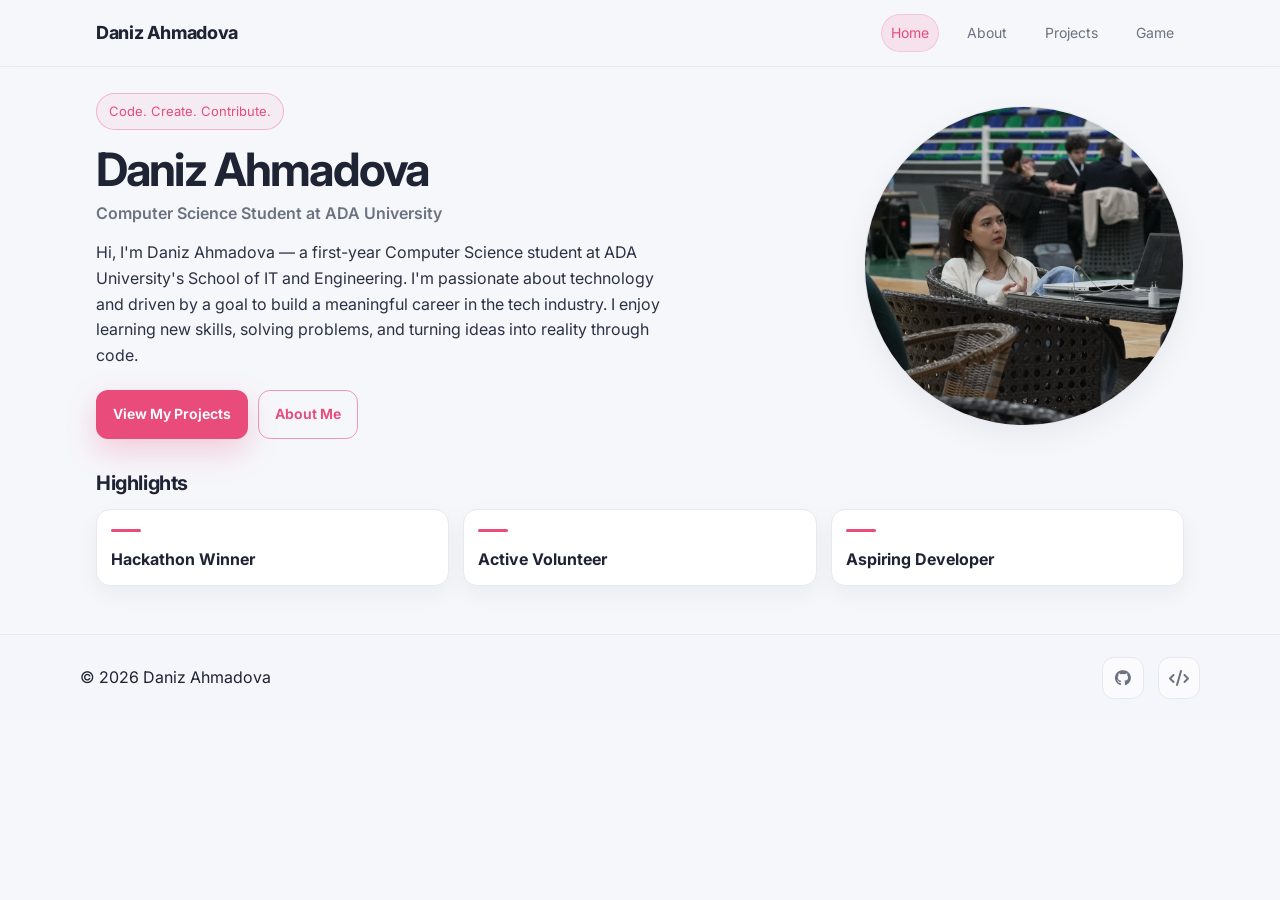
<file: index.html>
<!doctype html>
<html lang="en">
  <head>
    <meta charset="utf-8" />
    <meta name="viewport" content="width=device-width, initial-scale=1, viewport-fit=cover" />
    <title>Daniz Ahmadova | Home</title>

    <link rel="preconnect" href="https://fonts.googleapis.com" />
    <link rel="preconnect" href="https://fonts.gstatic.com" crossorigin />
    <link
      href="https://fonts.googleapis.com/css2?family=Inter:wght@400;500;600;700;800&display=swap"
      rel="stylesheet"
    />

    <link rel="stylesheet" href="https://cdnjs.cloudflare.com/ajax/libs/font-awesome/6.5.0/css/all.min.css" />
    <link rel="stylesheet" href="style.css" />
  </head>
  <body>
    <a class="sr-only" href="#main">Skip to content</a>

    <header class="site-header">
      <nav class="navbar container" aria-label="Primary navigation">
        <a class="logo" href="index.html">Daniz Ahmadova</a>
        <div class="nav-links" role="navigation" aria-label="Sections">
          <a class="nav-link active" href="index.html" aria-current="page">Home</a>
          <a class="nav-link" href="about.html">About</a>
          <a class="nav-link" href="projects.html">Projects</a>
          <a class="nav-link" href="game.html">Game</a>
        </div>
      </nav>
    </header>

    <main id="main" class="page page-home">
      <div class="container">
        <section class="hero hero-full" aria-label="Introduction">
          <div>
            <div class="badge-row">
              <span class="badge">Code. Create. Contribute.</span>
            </div>

            <h1>Daniz Ahmadova</h1>
            <p class="subtitle">Computer Science Student at ADA University</p>

            <p class="bio">
              Hi, I'm Daniz Ahmadova — a first-year Computer Science student at ADA University's School of IT
              and Engineering. I'm passionate about technology and driven by a goal to build a meaningful career
              in the tech industry. I enjoy learning new skills, solving problems, and turning ideas into
              reality through code.
            </p>

            <div class="badge-row badge-row-tight">
              <a class="btn btn-primary" href="projects.html">View My Projects</a>
              <a class="btn btn-outline" href="about.html">About Me</a>
            </div>
          </div>

          <div class="hero-photo">
            <img
              class="profile-img"
              src="images/profile.jpg.jpeg"
              alt="Daniz Ahmadova profile photo"
              width="320"
              height="320"
            />
          </div>
        </section>

        <section class="highlights section" aria-label="Highlights">
          <h2 class="highlights-title">Highlights</h2>
          <div class="highlights-grid">
            <article class="highlight-card">
              <span class="highlight-line" aria-hidden="true"></span>
              <h3 class="highlight-title">Hackathon Winner</h3>
            </article>

            <article class="highlight-card">
              <span class="highlight-line" aria-hidden="true"></span>
              <h3 class="highlight-title">Active Volunteer</h3>
            </article>

            <article class="highlight-card">
              <span class="highlight-line" aria-hidden="true"></span>
              <h3 class="highlight-title">Aspiring Developer</h3>
            </article>
          </div>
        </section>
      </div>
    </main>

    <footer class="site-footer">
      <div class="container footer-inner">
        <div>© 2026 Daniz Ahmadova</div>

        <div class="footer-icons" aria-label="Social links">
          <a href="https://github.com/denizahmedova40-blip" target="_blank" rel="noreferrer noopener" aria-label="GitHub">
            <i class="fa-brands fa-github" aria-hidden="true"></i>
          </a>
          <a href="https://www.codecademy.com/profiles/DanizAhmadova" target="_blank" rel="noreferrer noopener" aria-label="Codecademy">
            <i class="fa-solid fa-code" aria-hidden="true"></i>
          </a>
        </div>
      </div>
    </footer>
  </body>
</html>
</file>
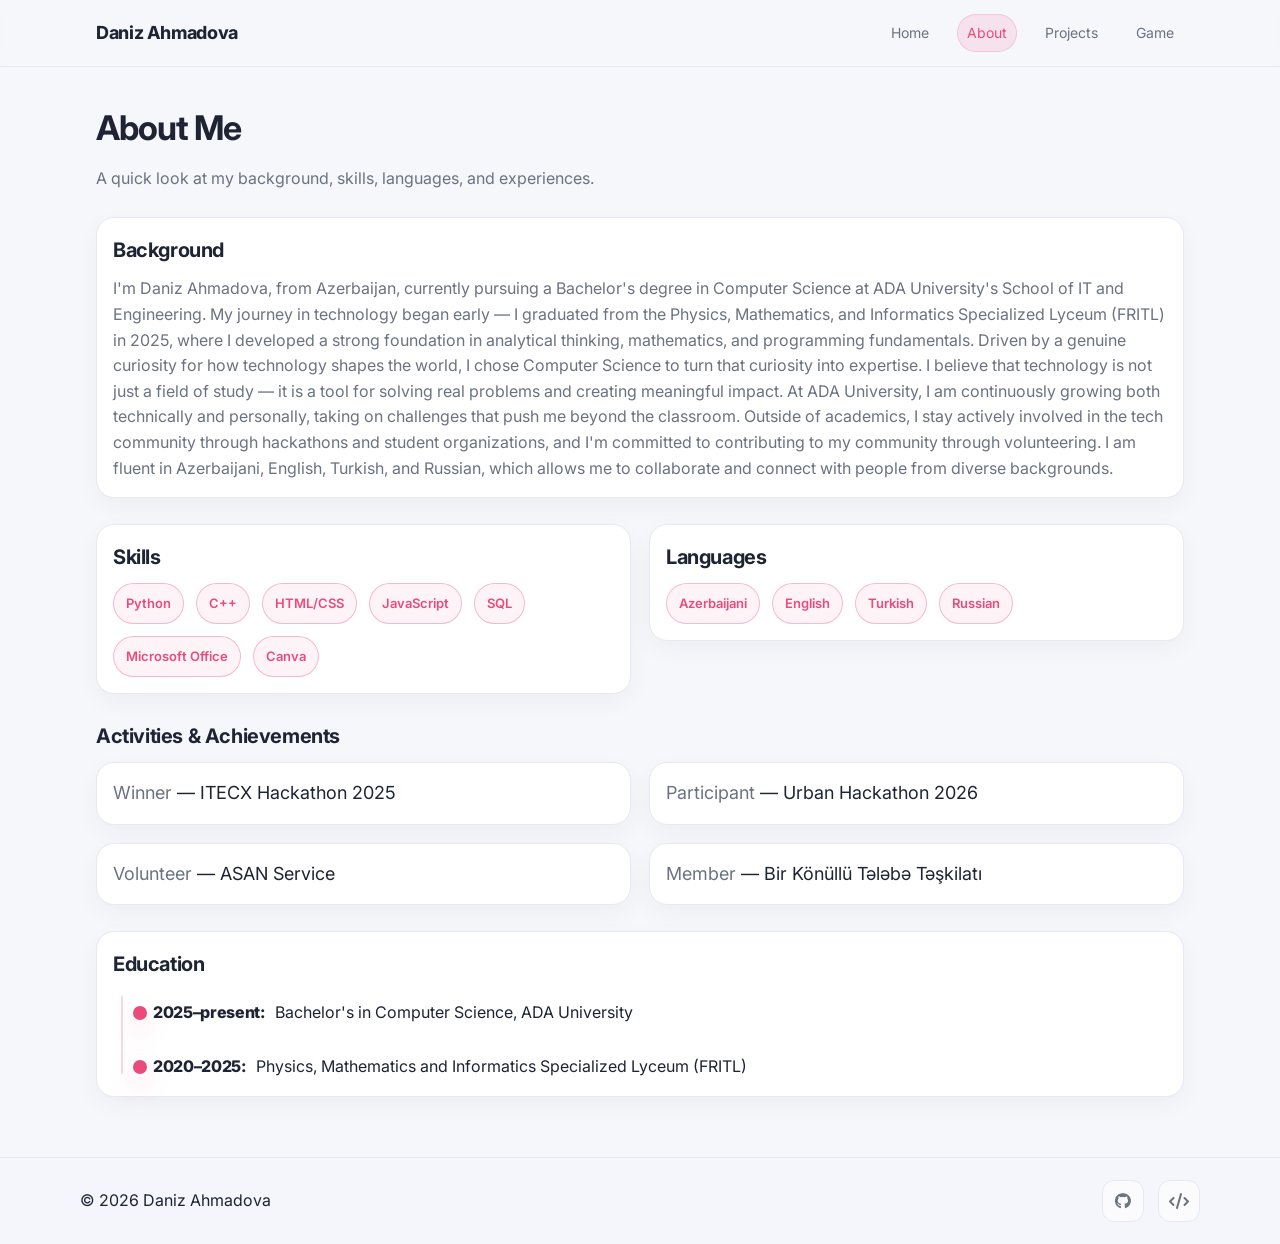
<file: about.html>
<!doctype html>
<html lang="en">
  <head>
    <meta charset="utf-8" />
    <meta name="viewport" content="width=device-width, initial-scale=1" />
    <title>Daniz Ahmadova | About</title>

    <link rel="preconnect" href="https://fonts.googleapis.com" />
    <link rel="preconnect" href="https://fonts.gstatic.com" crossorigin />
    <link
      href="https://fonts.googleapis.com/css2?family=Inter:wght@400;500;600;700;800&display=swap"
      rel="stylesheet"
    />

    <link rel="stylesheet" href="https://cdnjs.cloudflare.com/ajax/libs/font-awesome/6.5.0/css/all.min.css" />
    <link rel="stylesheet" href="style.css" />
  </head>
  <body>
    <a class="sr-only" href="#main">Skip to content</a>

    <header class="site-header">
      <nav class="navbar container" aria-label="Primary navigation">
        <a class="logo" href="index.html">Daniz Ahmadova</a>
        <div class="nav-links" role="navigation" aria-label="Sections">
          <a class="nav-link" href="index.html">Home</a>
          <a class="nav-link active" href="about.html" aria-current="page">About</a>
          <a class="nav-link" href="projects.html">Projects</a>
          <a class="nav-link" href="game.html">Game</a>
        </div>
      </nav>
    </header>

    <main id="main" class="page">
      <div class="container">
        <h1 class="page-title">About Me</h1>
        <p class="page-lead muted">A quick look at my background, skills, languages, and experiences.</p>

        <section class="section card" aria-label="Background">
          <h2>Background</h2>
          <p class="muted">
            I'm Daniz Ahmadova, from Azerbaijan, currently pursuing a Bachelor's degree in Computer
            Science at ADA University's School of IT and Engineering. My journey in technology began
            early — I graduated from the Physics, Mathematics, and Informatics Specialized Lyceum
            (FRITL) in 2025, where I developed a strong foundation in analytical thinking, mathematics,
            and programming fundamentals. Driven by a genuine curiosity for how technology shapes the
            world, I chose Computer Science to turn that curiosity into expertise. I believe that
            technology is not just a field of study — it is a tool for solving real problems and
            creating meaningful impact. At ADA University, I am continuously growing both technically
            and personally, taking on challenges that push me beyond the classroom. Outside of
            academics, I stay actively involved in the tech community through hackathons and student
            organizations, and I'm committed to contributing to my community through volunteering. I
            am fluent in Azerbaijani, English, Turkish, and Russian, which allows me to collaborate and
            connect with people from diverse backgrounds.
          </p>
        </section>

        <div class="split section" aria-label="Skills and Languages">
          <section class="card">
            <h2>Skills</h2>
            <div class="badge-tags">
              <span class="tag">Python</span>
              <span class="tag">C++</span>
              <span class="tag">HTML/CSS</span>
              <span class="tag">JavaScript</span>
              <span class="tag">SQL</span>
              <span class="tag">Microsoft Office</span>
              <span class="tag">Canva</span>
            </div>
          </section>

          <section class="card">
            <h2>Languages</h2>
            <div class="badge-tags">
              <span class="tag lang">Azerbaijani</span>
              <span class="tag lang">English</span>
              <span class="tag lang">Turkish</span>
              <span class="tag lang">Russian</span>
            </div>
          </section>
        </div>

        <section class="section" aria-label="Activities and Achievements">
          <h2>Activities &amp; Achievements</h2>
          <div class="grid cards-2">
            <div class="card">
              <div class="activity-line"><span class="muted">Winner</span> — ITECX Hackathon 2025</div>
            </div>
            <div class="card">
              <div class="activity-line"><span class="muted">Participant</span> — Urban Hackathon 2026</div>
            </div>
            <div class="card">
              <div class="activity-line"><span class="muted">Volunteer</span> — ASAN Service</div>
            </div>
            <div class="card">
              <div class="activity-line"><span class="muted">Member</span> — Bir Könüllü Tələbə Təşkilatı</div>
            </div>
          </div>
        </section>

        <section class="section card" aria-label="Education">
          <h2>Education</h2>
          <div class="timeline">
            <div class="timeline-item">
              <span class="timeline-dot" aria-hidden="true"></span>
              <div><span class="timeline-year">2025–present:</span> Bachelor's in Computer Science, ADA University</div>
            </div>
            <div class="timeline-item">
              <span class="timeline-dot" aria-hidden="true"></span>
              <div><span class="timeline-year">2020–2025:</span> Physics, Mathematics and Informatics Specialized Lyceum (FRITL)</div>
            </div>
          </div>
        </section>
      </div>
    </main>

    <footer class="site-footer">
      <div class="container footer-inner">
        <div>© 2026 Daniz Ahmadova</div>

        <div class="footer-icons" aria-label="Social links">
          <a href="https://github.com/denizahmedova40-blip" target="_blank" rel="noreferrer noopener" aria-label="GitHub">
            <i class="fa-brands fa-github" aria-hidden="true"></i>
          </a>
          <a href="https://www.codecademy.com/profiles/DanizAhmadova" target="_blank" rel="noreferrer noopener" aria-label="Codecademy">
            <i class="fa-solid fa-code" aria-hidden="true"></i>
          </a>
        </div>
      </div>
    </footer>
  </body>
</html>
</file>
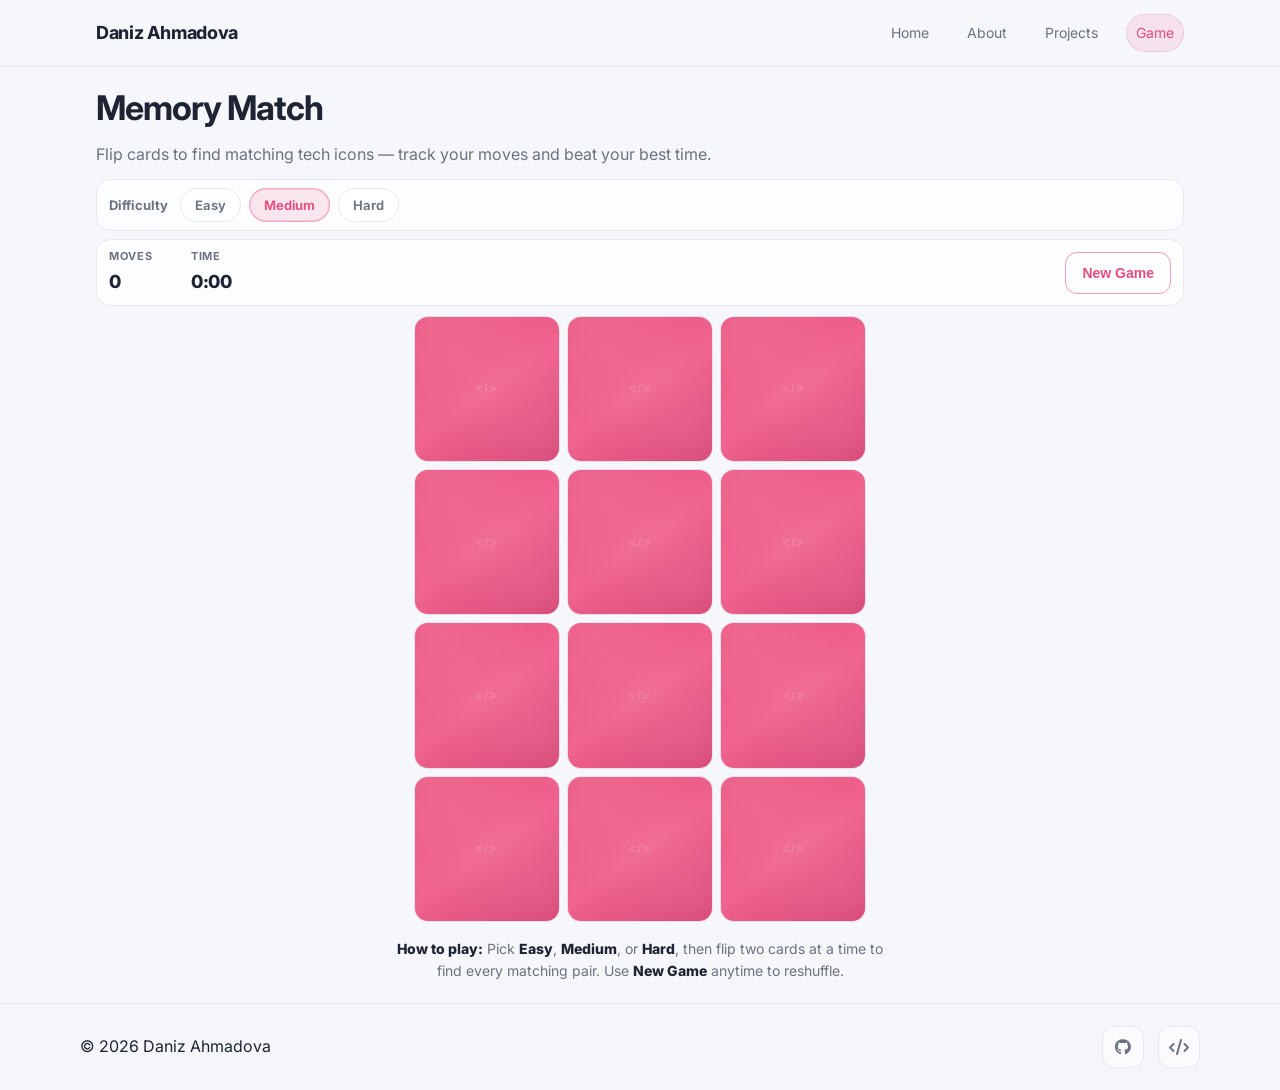
<file: game.html>
<!doctype html>
<html lang="en">
  <head>
    <meta charset="utf-8" />
    <meta name="viewport" content="width=device-width, initial-scale=1" />
    <title>Daniz Ahmadova | Memory Match</title>

    <link rel="preconnect" href="https://fonts.googleapis.com" />
    <link rel="preconnect" href="https://fonts.gstatic.com" crossorigin />
    <link
      href="https://fonts.googleapis.com/css2?family=Inter:wght@400;500;600;700;800&display=swap"
      rel="stylesheet"
    />

    <link rel="stylesheet" href="https://cdnjs.cloudflare.com/ajax/libs/font-awesome/6.5.0/css/all.min.css" />
    <link rel="stylesheet" href="style.css" />
  </head>
  <body>
    <a class="sr-only" href="#main">Skip to content</a>

    <header class="site-header">
      <nav class="navbar container" aria-label="Primary navigation">
        <a class="logo" href="index.html">Daniz Ahmadova</a>
        <div class="nav-links" role="navigation" aria-label="Sections">
          <a class="nav-link" href="index.html">Home</a>
          <a class="nav-link" href="about.html">About</a>
          <a class="nav-link" href="projects.html">Projects</a>
          <a class="nav-link active" href="game.html" aria-current="page">Game</a>
        </div>
      </nav>
    </header>

    <main id="main" class="page page-game">
      <div class="container">
        <h1 class="page-title">Memory Match</h1>
        <p class="page-lead muted">
          Flip cards to find matching tech icons — track your moves and beat your best time.
        </p>

        <section class="game-wrap memory-game-section" aria-label="Memory card game">
          <div class="memory-difficulty" role="group" aria-label="Difficulty level">
            <span class="memory-difficulty-label">Difficulty</span>
            <div class="memory-diff-btns">
              <button type="button" class="memory-diff-btn" data-difficulty="easy" aria-pressed="false">
                Easy
              </button>
              <button type="button" class="memory-diff-btn active" data-difficulty="medium" aria-pressed="true">
                Medium
              </button>
              <button type="button" class="memory-diff-btn" data-difficulty="hard" aria-pressed="false">
                Hard
              </button>
            </div>
          </div>

          <div class="memory-toolbar">
            <div class="memory-stat">
              <span class="memory-stat-label">Moves</span>
              <span class="memory-stat-value" id="memoryMoves">0</span>
            </div>
            <div class="memory-stat">
              <span class="memory-stat-label">Time</span>
              <span class="memory-stat-value" id="memoryTime">0:00</span>
            </div>
            <button type="button" class="btn btn-outline memory-new-btn" id="memoryNewGameTop">
              New Game
            </button>
          </div>

          <div class="memory-board-wrap">
            <div
              class="memory-board memory-board--medium"
              id="memoryBoard"
              role="group"
              aria-label="Memory cards"
            ></div>
          </div>

          <!-- Win overlay -->
          <div class="memory-win-backdrop hidden" id="memoryWinBackdrop" aria-hidden="true">
            <div
              class="memory-win-dialog card"
              id="memoryWinDialog"
              role="dialog"
              aria-modal="true"
              aria-labelledby="memoryWinTitle"
            >
              <h2 id="memoryWinTitle" class="memory-win-title">Congratulations!</h2>
              <p class="memory-win-text">
                You matched all pairs in <strong id="memoryWinMoves">0</strong> moves and
                <strong id="memoryWinTime">0:00</strong>.
              </p>
              <button type="button" class="btn btn-primary memory-new-btn-wide" id="memoryNewGameWin">
                Play Again
              </button>
            </div>
          </div>

          <p class="instructions memory-instructions">
            <strong>How to play:</strong> Pick <strong>Easy</strong>, <strong>Medium</strong>, or
            <strong>Hard</strong>, then flip two cards at a time to find every matching pair. Use
            <strong>New Game</strong> anytime to reshuffle.
          </p>
        </section>
      </div>
    </main>

    <footer class="site-footer">
      <div class="container footer-inner">
        <div>© 2026 Daniz Ahmadova</div>

        <div class="footer-icons" aria-label="Social links">
          <a href="https://github.com/denizahmedova40-blip" target="_blank" rel="noreferrer noopener" aria-label="GitHub">
            <i class="fa-brands fa-github" aria-hidden="true"></i>
          </a>
          <a href="https://www.codecademy.com/profiles/DanizAhmadova" target="_blank" rel="noreferrer noopener" aria-label="Codecademy">
            <i class="fa-solid fa-code" aria-hidden="true"></i>
          </a>
        </div>
      </div>
    </footer>

    <script>
      /**
       * Memory card game — difficulty modes (2×2 / 3×4 / 4×4), emoji pairs, CSS flip.
       */
      (function () {
        /** Pool order: Easy 2 pairs; Medium 6 pairs; Hard 8 pairs. */
        var SYMBOL_POOL = ["💻", "🖥️", "🖱️", "⌨️", "📱", "🔋", "💾", "🌐", "📡", "🔌"];

        /**
         * Timer tick (display seconds): Easy slower, Medium normal, Hard faster pace.
         */
        var DIFFICULTY = {
          easy: { cols: 2, rows: 2, pairs: 2, timerMs: 1300 },
          medium: { cols: 3, rows: 4, pairs: 6, timerMs: 1000 },
          hard: { cols: 4, rows: 4, pairs: 8, timerMs: 650 }
        };

        var boardEl = document.getElementById("memoryBoard");
        var movesEl = document.getElementById("memoryMoves");
        var timeEl = document.getElementById("memoryTime");
        var backdropEl = document.getElementById("memoryWinBackdrop");
        var winMovesEl = document.getElementById("memoryWinMoves");
        var winTimeEl = document.getElementById("memoryWinTime");
        var btnTop = document.getElementById("memoryNewGameTop");
        var btnWin = document.getElementById("memoryNewGameWin");
        var diffBtns = document.querySelectorAll(".memory-diff-btn");

        var currentDifficulty = "medium";

        var cards = [];
        var flipped = [];
        var lock = false;
        var moves = 0;
        var matchedPairs = 0;
        var seconds = 0;
        var timerId = null;
        var started = false;

        function getConfig() {
          return DIFFICULTY[currentDifficulty];
        }

        function shuffle(arr) {
          var a = arr.slice();
          for (var i = a.length - 1; i > 0; i--) {
            var j = Math.floor(Math.random() * (i + 1));
            var t = a[i];
            a[i] = a[j];
            a[j] = t;
          }
          return a;
        }

        function formatTime(s) {
          var m = Math.floor(s / 60);
          var sec = s % 60;
          return m + ":" + (sec < 10 ? "0" : "") + sec;
        }

        function stopTimer() {
          if (timerId !== null) {
            clearInterval(timerId);
            timerId = null;
          }
        }

        function tick() {
          seconds++;
          timeEl.textContent = formatTime(seconds);
        }

        function ensureTimer() {
          if (!started) {
            started = true;
            seconds = 0;
            timeEl.textContent = formatTime(0);
            stopTimer();
            timerId = setInterval(tick, getConfig().timerMs);
          }
        }

        function closeWin() {
          backdropEl.classList.add("hidden");
          backdropEl.setAttribute("aria-hidden", "true");
        }

        function openWin() {
          stopTimer();
          winMovesEl.textContent = String(moves);
          winTimeEl.textContent = formatTime(seconds);
          backdropEl.classList.remove("hidden");
          backdropEl.setAttribute("aria-hidden", "false");
          btnWin.focus();
        }

        function resetState() {
          stopTimer();
          started = false;
          seconds = 0;
          moves = 0;
          matchedPairs = 0;
          flipped = [];
          lock = false;
          movesEl.textContent = "0";
          timeEl.textContent = "0:00";
          closeWin();
        }

        function syncDifficultyButtons() {
          for (var i = 0; i < diffBtns.length; i++) {
            var btn = diffBtns[i];
            var isSel = btn.getAttribute("data-difficulty") === currentDifficulty;
            btn.classList.toggle("active", isSel);
            btn.setAttribute("aria-pressed", isSel ? "true" : "false");
          }
        }

        function applyBoardLayoutClass() {
          boardEl.className = "memory-board memory-board--" + currentDifficulty;
        }

        function buildDeck() {
          var cfg = getConfig();
          var symbols = SYMBOL_POOL.slice(0, cfg.pairs);
          return shuffle(symbols.concat(symbols));
        }

        function handleCardClick(card) {
          if (lock || card.classList.contains("matched") || card.classList.contains("flipped")) {
            return;
          }

          ensureTimer();

          card.classList.add("flipped");
          card.setAttribute("aria-pressed", "true");
          flipped.push(card);

          if (flipped.length < 2) {
            return;
          }

          lock = true;
          moves++;
          movesEl.textContent = String(moves);

          var c1 = flipped[0];
          var c2 = flipped[1];
          var sym1 = c1.dataset.symbol;
          var sym2 = c2.dataset.symbol;
          var totalPairs = getConfig().pairs;

          if (sym1 === sym2) {
            c1.classList.add("matched");
            c2.classList.add("matched");
            c1.disabled = true;
            c2.disabled = true;
            flipped = [];
            lock = false;
            matchedPairs++;
            if (matchedPairs === totalPairs) {
              openWin();
            }
          } else {
            window.setTimeout(function () {
              c1.classList.remove("flipped");
              c2.classList.remove("flipped");
              c1.setAttribute("aria-pressed", "false");
              c2.setAttribute("aria-pressed", "false");
              flipped = [];
              lock = false;
            }, 650);
          }
        }

        function renderBoard() {
          applyBoardLayoutClass();
          boardEl.innerHTML = "";
          cards = [];
          var cfg = getConfig();
          var deck = buildDeck();
          var totalCells = cfg.cols * cfg.rows;
          var emptyCount = Math.max(0, totalCells - deck.length);

          var slots = [];
          for (var d = 0; d < deck.length; d++) {
            slots.push({ kind: "card", symbol: deck[d] });
          }
          for (var e = 0; e < emptyCount; e++) {
            slots.push({ kind: "empty" });
          }
          slots = shuffle(slots);

          for (var i = 0; i < slots.length; i++) {
            var slot = slots[i];
            if (slot.kind === "empty") {
              var hole = document.createElement("div");
              hole.className = "memory-slot-empty";
              hole.setAttribute("aria-hidden", "true");
              boardEl.appendChild(hole);
              continue;
            }

            var symbol = slot.symbol;
            var btn = document.createElement("button");
            btn.type = "button";
            btn.className = "memory-card";
            btn.dataset.symbol = symbol;
            btn.setAttribute("aria-label", "Hidden card — flip to reveal");
            btn.setAttribute("aria-pressed", "false");

            var inner = document.createElement("span");
            inner.className = "memory-card-inner";

            var back = document.createElement("span");
            back.className = "memory-card-face memory-card-back";
            back.setAttribute("aria-hidden", "true");
            back.innerHTML =
              '<span class="memory-card-back-pattern"></span><span class="memory-card-back-mark">&lt;/&gt;</span>';

            var front = document.createElement("span");
            front.className = "memory-card-face memory-card-front";
            front.setAttribute("aria-hidden", "true");
            front.textContent = symbol;

            inner.appendChild(back);
            inner.appendChild(front);
            btn.appendChild(inner);

            (function (card) {
              card.addEventListener("click", function () {
                handleCardClick(card);
              });
            })(btn);

            boardEl.appendChild(btn);
            cards.push(btn);
          }
        }

        function setDifficulty(diff) {
          if (!DIFFICULTY[diff]) {
            return;
          }
          currentDifficulty = diff;
          newGame();
        }

        function newGame() {
          resetState();
          syncDifficultyButtons();
          renderBoard();
        }

        for (var d = 0; d < diffBtns.length; d++) {
          diffBtns[d].addEventListener("click", function () {
            setDifficulty(this.getAttribute("data-difficulty"));
          });
        }

        btnTop.addEventListener("click", newGame);
        btnWin.addEventListener("click", function () {
          closeWin();
          newGame();
        });

        backdropEl.addEventListener("click", function (e) {
          if (e.target === backdropEl) {
            closeWin();
          }
        });

        document.addEventListener("keydown", function (e) {
          if (e.key === "Escape" && !backdropEl.classList.contains("hidden")) {
            closeWin();
          }
        });

        newGame();
      })();
    </script>
  </body>
</html>
</file>
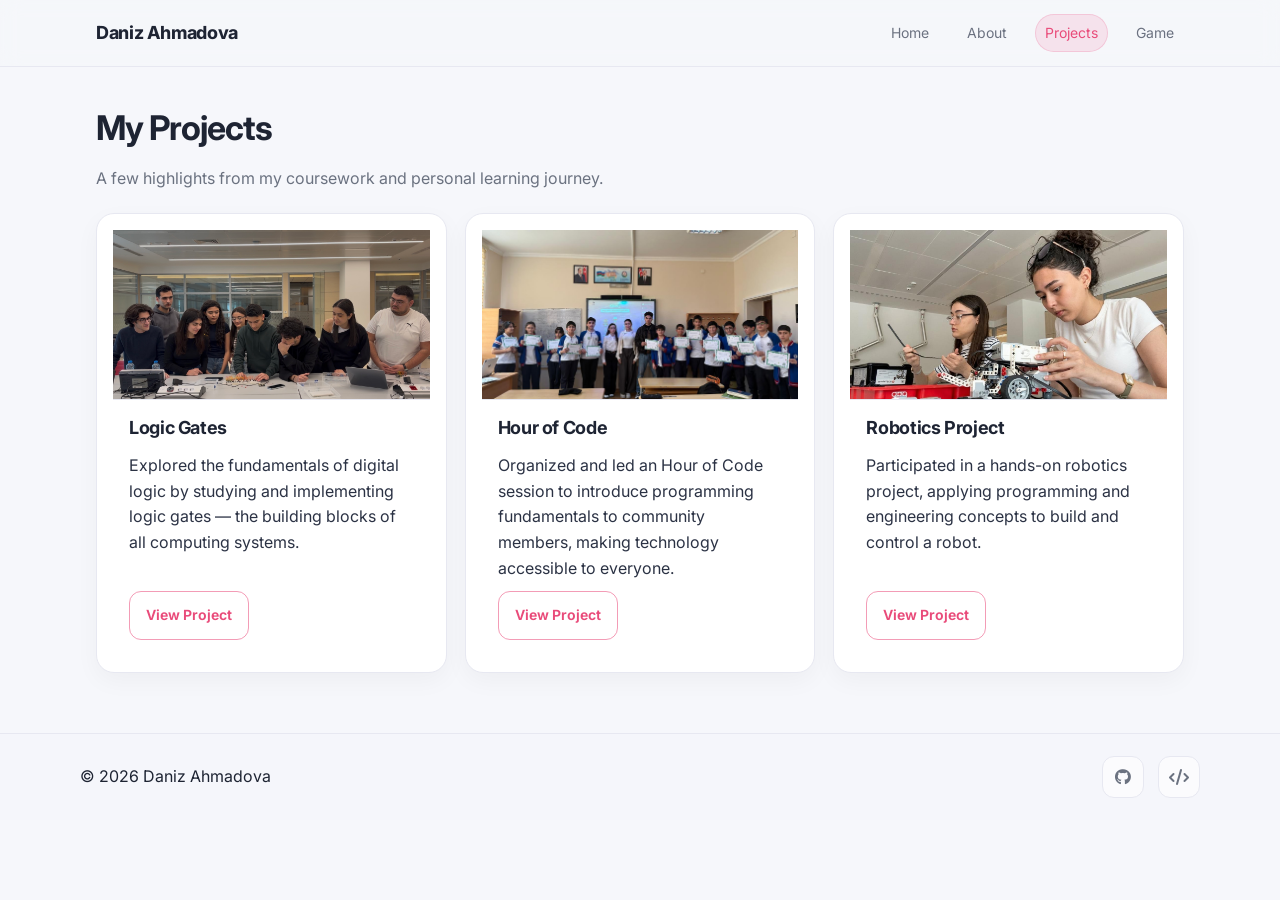
<file: projects.html>
<!doctype html>
<html lang="en">
  <head>
    <meta charset="utf-8" />
    <meta name="viewport" content="width=device-width, initial-scale=1" />
    <title>Daniz Ahmadova | Projects</title>

    <link rel="preconnect" href="https://fonts.googleapis.com" />
    <link rel="preconnect" href="https://fonts.gstatic.com" crossorigin />
    <link
      href="https://fonts.googleapis.com/css2?family=Inter:wght@400;500;600;700;800&display=swap"
      rel="stylesheet"
    />

    <link rel="stylesheet" href="https://cdnjs.cloudflare.com/ajax/libs/font-awesome/6.5.0/css/all.min.css" />
    <link rel="stylesheet" href="style.css" />
  </head>
  <body>
    <a class="sr-only" href="#main">Skip to content</a>

    <header class="site-header">
      <nav class="navbar container" aria-label="Primary navigation">
        <a class="logo" href="index.html">Daniz Ahmadova</a>
        <div class="nav-links" role="navigation" aria-label="Sections">
          <a class="nav-link" href="index.html">Home</a>
          <a class="nav-link" href="about.html">About</a>
          <a class="nav-link active" href="projects.html" aria-current="page">Projects</a>
          <a class="nav-link" href="game.html">Game</a>
        </div>
      </nav>
    </header>

    <main id="main" class="page">
      <div class="container">
        <h1 class="page-title">My Projects</h1>
        <p class="page-lead muted">A few highlights from my coursework and personal learning journey.</p>

        <section class="project-grid" aria-label="Project list">
          <article class="card project-card">
            <img class="project-img" src="images/IMG_3943.jpg.jpeg" alt="Personal Portfolio Website preview" />
            <div class="project-body">
              <h2 class="project-title">Logic Gates</h2>
              <p class="project-desc">
                Explored the fundamentals of digital logic by studying and implementing logic gates — the building blocks of all computing systems.
              </p>
              <div class="project-cta">
                <a
                  class="btn btn-outline"
                  href="https://youtu.be/GNseYjYp-1k?si=Wr9XRuE1EUwHjeES"
                  target="_blank"
                  rel="noreferrer noopener"
                >View Project</a>
              </div>
            </div>
          </article>

          <article class="card project-card">
            <img class="project-img" src="images/ai.jpeg" alt="Hour of Code preview" />
            <div class="project-body">
              <h2 class="project-title">Hour of Code</h2>
              <p class="project-desc">
                Organized and led an Hour of Code session to introduce programming fundamentals to community members, making technology accessible to everyone.
              </p>
              <div class="project-cta">
                <a
                  class="btn btn-outline"
                  href="https://youtu.be/z_Rd6PG3PsE?si=9FhC6QWRc0JQ5mZR"
                  target="_blank"
                  rel="noreferrer noopener"
                >View Project</a>
              </div>
            </div>
          </article>

          <article class="card project-card">
            <img class="project-img" src="images/robot.jpeg" alt="Robotics Project preview" />
            <div class="project-body">
              <h2 class="project-title">Robotics Project</h2>
              <p class="project-desc">
                Participated in a hands-on robotics project, applying programming and engineering concepts to build and control a robot.
              </p>
              <div class="project-cta">
                <a
                  class="btn btn-outline"
                  href="https://youtu.be/Cu2MLDMMz6k?si=RHter_mLc4yGGmx5"
                  target="_blank"
                  rel="noreferrer noopener"
                >View Project</a>
              </div>
            </div>
          </article>
        </section>

        <!-- Simple anchor targets so the buttons are real links -->
        <div id="project1" class="sr-only" aria-hidden="true"></div>
        <div id="project2" class="sr-only" aria-hidden="true"></div>
        <div id="project3" class="sr-only" aria-hidden="true"></div>
      </div>
    </main>

    <footer class="site-footer">
      <div class="container footer-inner">
        <div>© 2026 Daniz Ahmadova</div>

        <div class="footer-icons" aria-label="Social links">
          <a href="https://github.com/denizahmedova40-blip" target="_blank" rel="noreferrer noopener" aria-label="GitHub">
            <i class="fa-brands fa-github" aria-hidden="true"></i>
          </a>
          <a href="https://www.codecademy.com/profiles/DanizAhmadova" target="_blank" rel="noreferrer noopener" aria-label="Codecademy">
            <i class="fa-solid fa-code" aria-hidden="true"></i>
          </a>
        </div>
      </div>
    </footer>
  </body>
</html>
</file>
<file: style.css>
/* 
  Portfolio site styling.
  Accent color (rose/pink) is used only for buttons, badges, highlights, and hover effects.
*/

:root{
  --bg: #f6f7fb;
  --surface: #ffffff;
  --text: #1e2433;
  --muted: #6b7280;
  --border: #e7e8f1;

  --accent: #e94b7a; /* rose/pink accent */
  --accent-2: #f0648f; /* slightly lighter rose for subtle accents */

  --shadow-sm: 0 10px 30px rgba(18, 25, 38, 0.06);
  --radius-lg: 18px;
}

*{ box-sizing: border-box; }

html, body{
  height: 100%;
}

body{
  margin: 0;
  font-family: "Inter", system-ui, -apple-system, Segoe UI, Roboto, Helvetica, Arial, sans-serif;
  color: var(--text);
  background: var(--bg);
  line-height: 1.6;
}

img{
  max-width: 100%;
  height: auto;
  display: block;
}

a{
  color: inherit;
  text-decoration: none;
}

.container{
  width: 100%;
  max-width: 1120px;
  margin: 0 auto;
  padding: 0 16px;
}

.sr-only{
  position: absolute;
  width: 1px;
  height: 1px;
  padding: 0;
  margin: -1px;
  overflow: hidden;
  clip: rect(0,0,0,0);
  white-space: nowrap;
  border: 0;
}

/* Header / Navbar */
.site-header{
  position: sticky;
  top: 0;
  z-index: 50;
  background: rgba(246, 247, 251, 0.8);
  backdrop-filter: blur(10px);
  border-bottom: 1px solid var(--border);
}

.navbar{
  display: flex;
  align-items: center;
  justify-content: space-between;
  gap: 12px;
  /* Only vertical padding — do not use padding: 14px 0 or it wipes .container horizontal inset */
  padding-block: 14px;
}

.logo{
  font-weight: 750;
  letter-spacing: -0.02em;
  font-size: 18px;
}

.nav-links{
  display: flex;
  align-items: center;
  gap: 18px;
}

.nav-link{
  font-size: 14px;
  color: var(--muted);
  padding: 8px 10px;
  border-radius: 999px;
  transition: color 150ms ease, background 150ms ease, box-shadow 150ms ease;
}

.nav-link:hover{
  color: var(--accent);
  background: rgba(233, 75, 122, 0.10); /* accent hover */
}

.nav-link.active{
  color: var(--accent);
  background: rgba(233, 75, 122, 0.12); /* active highlight */
  box-shadow: inset 0 0 0 1px rgba(233, 75, 122, 0.18);
}

/* Main layout */
main.page{
  padding: 34px 0 60px;
}

main.page-home{
  padding-top: 18px;
  padding-bottom: 48px;
}

.page-title{
  font-size: 34px;
  letter-spacing: -0.03em;
  margin: 0 0 10px;
}

.page-lead{
  color: var(--muted);
  max-width: 70ch;
  margin: 0 0 22px;
}

/* Hero */
.hero{
  display: grid;
  grid-template-columns: 1.1fr 0.9fr;
  gap: 28px;
  align-items: center;
}

.hero-full{
  /* Compact hero: content-driven height so Highlights sits nearby without excess whitespace */
  min-height: 0;
  padding: 8px 0 18px;
}

.hero-photo{
  display: flex;
  justify-content: flex-end;
}

.profile-img{
  width: min(320px, 70vw);
  height: min(320px, 70vw);
  border-radius: 999px;
  border: 1px solid var(--border);
  box-shadow: var(--shadow-sm);
  background: #fff;
  object-fit: cover;
}

.hero h1{
  font-size: 46px;
  line-height: 1.1;
  letter-spacing: -0.04em;
  margin: 10px 0 6px;
}

.subtitle{
  font-weight: 600;
  color: var(--muted);
  margin: 0 0 14px;
  font-size: 16px;
}

.bio{
  margin: 0 0 22px;
  color: #2b3244;
  max-width: 70ch;
}

.badge-row{
  display: flex;
  gap: 10px;
  flex-wrap: wrap;
  margin-bottom: 14px;
}

.badge-row-tight{
  margin-bottom: 0;
}

.badge{
  border: 1.5px solid rgba(233, 75, 122, 0.35);
  color: var(--accent);
  background: rgba(233, 75, 122, 0.06);
  padding: 7px 12px;
  border-radius: 999px;
  font-size: 13px;
}

/* Home highlights — sits directly after hero (override generic .section top gap) */
section.highlights.section{
  margin-top: 10px;
}

.highlights-title{
  font-size: 24px;
  letter-spacing: -0.02em;
  margin: 0 0 12px;
}

.highlights-grid{
  display: grid;
  grid-template-columns: repeat(3, minmax(0, 1fr));
  gap: 14px;
}

.highlight-card{
  background: var(--surface);
  border: 1px solid var(--border);
  border-radius: 14px;
  box-shadow: 0 8px 22px rgba(18, 25, 38, 0.05);
  padding: 14px;
}

.highlight-title{
  margin: 0;
  font-size: 16px;
  line-height: 1.35;
  display: flex;
  align-items: center;
  gap: 8px;
}

.highlight-line{
  display: inline-block;
  width: 30px;
  height: 3px;
  border-radius: 999px;
  background: var(--accent);
  margin-bottom: 10px;
}

.highlight-subtitle{
  margin: 6px 0 0;
  color: var(--muted);
  font-size: 14px;
}

/* Buttons */
.btn{
  display: inline-flex;
  align-items: center;
  justify-content: center;
  gap: 10px;
  padding: 12px 16px;
  border-radius: 12px;
  font-weight: 650;
  font-size: 14px;
  border: 1.5px solid transparent;
  transition: transform 120ms ease, box-shadow 150ms ease, background 150ms ease, border-color 150ms ease, color 150ms ease;
}

.btn:focus{
  outline: 3px solid rgba(233, 75, 122, 0.30);
  outline-offset: 2px;
}

.btn-primary{
  background: var(--accent);
  color: #ffffff;
  box-shadow: 0 12px 30px rgba(233, 75, 122, 0.25);
}

.btn-primary:hover{
  background: var(--accent-2);
  transform: translateY(-1px);
}

.btn-outline{
  background: transparent;
  border-color: rgba(233, 75, 122, 0.55);
  color: var(--accent);
}

.btn-outline:hover{
  background: rgba(233, 75, 122, 0.08);
  transform: translateY(-1px);
}

/* Cards / Sections */
.grid{
  display: grid;
  gap: 18px;
}

.cards-2{
  grid-template-columns: 1fr 1fr;
}

.section{
  margin-top: 26px;
}

.section h2{
  font-size: 20px;
  margin: 0 0 10px;
  letter-spacing: -0.02em;
}

.card{
  background: var(--surface);
  border: 1px solid var(--border);
  border-radius: var(--radius-lg);
  padding: 16px;
  box-shadow: 0 8px 24px rgba(18, 25, 38, 0.04);
}

.card p{
  margin: 0;
}

.activity-line{
  font-size: 18px;
}

.muted{
  color: var(--muted);
}

.split{
  display: grid;
  gap: 18px;
  grid-template-columns: 1fr 1fr;
  align-items: start;
}

.badge-tags{
  display: flex;
  flex-wrap: wrap;
  gap: 12px;
}

.tag{
  border: 1.5px solid rgba(233, 75, 122, 0.35);
  color: var(--accent);
  background: rgba(233, 75, 122, 0.06);
  padding: 9px 12px;
  border-radius: 999px;
  font-weight: 600;
  font-size: 13px;
}

.tag.lang{
  border-color: rgba(240, 100, 143, 0.40);
  background: rgba(240, 100, 143, 0.08);
}

/* Timeline */
.timeline{
  position: relative;
  /* Space for a separate marker column (line + floating dots). */
  padding-left: 40px;
}

.timeline:before{
  content: "";
  position: absolute;
  left: 8px;
  top: 6px;
  bottom: 6px;
  width: 2px;
  background: rgba(233, 75, 122, 0.22); /* accent as highlight */
  border-radius: 999px;
}

.timeline-item{
  position: relative;
  padding: 10px 0 18px;
}

.timeline-item:last-child{
  padding-bottom: 0;
}

.timeline-dot{
  position: absolute;
  /* Float to the left of each item, independent from the vertical line. */
  left: -20px;
  top: 16px;
  width: 14px;
  height: 14px;
  border-radius: 999px;
  background: var(--accent);
  box-shadow: 0 10px 25px rgba(233, 75, 122, 0.25);
}

.timeline-year{
  font-weight: 800;
  letter-spacing: -0.02em;
  margin-right: 6px;
}

/* Projects cards */
.project-grid{
  display: grid;
  grid-template-columns: repeat(3, 1fr);
  gap: 18px;
  margin-top: 18px;
}

.project-card{
  overflow: hidden;
  display: flex;
  flex-direction: column;
}

.project-img{
  height: 170px;
  width: 100%;
  object-fit: cover;
  background: #ffffff;
  border-bottom: 1px solid var(--border);
}

.project-body{
  padding: 14px 16px 16px;
  display: flex;
  flex-direction: column;
  gap: 10px;
  flex: 1;
}

.project-title{
  margin: 0;
  font-size: 18px;
  letter-spacing: -0.02em;
}

.project-desc{
  margin: 0;
  color: #2b3244;
}

.project-cta{
  margin-top: auto;
}

/* Game */
.game-wrap{
  display: grid;
  grid-template-columns: 1fr;
  gap: 14px;
  align-items: start;
}

.game-score{
  display: flex;
  align-items: center;
  justify-content: space-between;
  gap: 12px;
  flex-wrap: wrap;
  padding: 12px 14px;
  border: 1px solid var(--border);
  border-radius: 14px;
  background: rgba(255,255,255,0.7);
}

.score-text{
  font-weight: 750;
  letter-spacing: -0.02em;
}

.score-pill{
  border: 1.5px solid rgba(233, 75, 122, 0.35);
  color: var(--accent);
  background: rgba(233, 75, 122, 0.06);
  padding: 8px 12px;
  border-radius: 999px;
  font-weight: 750;
}

.game-canvas{
  width: 100%;
  max-width: 520px;
  margin: 0 auto;
  aspect-ratio: 1 / 1;
  border-radius: 16px;
  border: 1px solid rgba(255,255,255,0.15);
  background: #0f1220;
  display: block;
}

.instructions{
  color: var(--muted);
  margin: 0;
}

.instructions strong{
  color: var(--text);
  font-weight: 800;
}

/* Memory card game — grid sized to fit in viewport without scrolling */
.memory-game-section{
  gap: 8px;
  /* Header + page heading + controls + safe footer buffer */
  --memory-chrome: 278px;
}

.memory-difficulty{
  display: flex;
  flex-wrap: wrap;
  align-items: center;
  gap: 8px;
  padding: 8px 12px;
  border: 1px solid var(--border);
  border-radius: 14px;
  background: rgba(255, 255, 255, 0.72);
}

.memory-difficulty-label{
  font-size: 13px;
  font-weight: 700;
  color: var(--muted);
  margin-right: 4px;
}

.memory-diff-btns{
  display: flex;
  flex-wrap: wrap;
  gap: 8px;
}

.memory-diff-btn{
  border: 1px solid var(--border);
  background: rgba(255, 255, 255, 0.85);
  color: var(--muted);
  font-family: inherit;
  font-size: 13px;
  font-weight: 650;
  padding: 8px 14px;
  border-radius: 999px;
  cursor: pointer;
  transition: color 150ms ease, background 150ms ease, border-color 150ms ease, box-shadow 150ms ease;
}

.memory-diff-btn:hover{
  color: var(--accent);
  border-color: rgba(233, 75, 122, 0.35);
  background: rgba(233, 75, 122, 0.08);
}

.memory-diff-btn.active{
  color: var(--accent);
  border-color: rgba(233, 75, 122, 0.42);
  background: rgba(233, 75, 122, 0.12);
  box-shadow: inset 0 0 0 1px rgba(233, 75, 122, 0.18);
}

.memory-diff-btn:focus{
  outline: none;
}

.memory-diff-btn:focus-visible{
  outline: 3px solid rgba(233, 75, 122, 0.30);
  outline-offset: 2px;
}

.memory-toolbar{
  display: flex;
  align-items: center;
  justify-content: space-between;
  gap: 10px;
  flex-wrap: wrap;
  padding: 8px 12px;
  border: 1px solid var(--border);
  border-radius: 14px;
  background: rgba(255, 255, 255, 0.85);
}

.memory-stat{
  display: flex;
  flex-direction: column;
  gap: 2px;
  min-width: 72px;
}

.memory-stat-label{
  font-size: 11px;
  font-weight: 700;
  letter-spacing: 0.06em;
  text-transform: uppercase;
  color: var(--muted);
}

.memory-stat-value{
  font-size: 18px;
  font-weight: 800;
  letter-spacing: -0.02em;
  color: var(--text);
}

.memory-new-btn{
  margin-left: auto;
  flex-shrink: 0;
}

.memory-board-wrap{
  width: 100%;
  display: flex;
  justify-content: center;
  align-items: center;
  padding: 2px 8px;
  max-height: calc(100svh - var(--memory-chrome));
  overflow: hidden;
  box-sizing: border-box;
}

.memory-board{
  display: grid;
  gap: clamp(4px, 1vmin, 7px);
  width: auto;
  max-width: 100%;
  min-width: 0;
  margin-inline: auto;
  justify-items: stretch;
  align-items: stretch;
}

/* Easy 2×2 — square board */
.memory-board--easy{
  grid-template-columns: repeat(2, minmax(0, 1fr));
  width: min(
    calc(100vw - 24px),
    calc(100svh - var(--memory-chrome) - 18px)
  );
}

/* Medium 3×4 — portrait grid; cap width so full height fits in viewport */
.memory-board--medium{
  grid-template-columns: repeat(3, minmax(0, 1fr));
  width: min(
    calc(100vw - 24px),
    calc((100svh - var(--memory-chrome) - 18px) * 3 / 4)
  );
}

/* Hard 4×4 — square board */
.memory-board--hard{
  grid-template-columns: repeat(4, minmax(0, 1fr));
  width: min(
    calc(100vw - 24px),
    calc(100svh - var(--memory-chrome) - 18px)
  );
}

.memory-card{
  /* Buttons don't always size like divs — force block layout + containing box for flip layer */
  display: block;
  position: relative;
  width: 100%;
  min-width: 0;
  min-height: 0;
  perspective: 900px;
  border: none;
  padding: 0;
  margin: 0;
  cursor: pointer;
  background: transparent;
  border-radius: clamp(8px, 1.8vmin, 14px);
  overflow: visible;
  appearance: none;
  -webkit-appearance: none;
}

/* Reliable square sizing for grid cells (aspect-ratio on <button> is unreliable) */
.memory-card::before{
  content: "";
  display: block;
  padding-bottom: 100%;
}

.memory-card:focus{
  outline: none;
}

.memory-card:focus-visible{
  outline: 3px solid rgba(233, 75, 122, 0.35);
  outline-offset: 3px;
}

.memory-card-inner{
  position: absolute;
  inset: 0;
  transform-style: preserve-3d;
  transition: transform 0.55s cubic-bezier(0.4, 0.2, 0.2, 1);
  border-radius: clamp(8px, 1.8vmin, 14px);
}

.memory-card.flipped .memory-card-inner,
.memory-card.matched .memory-card-inner{
  transform: rotateY(180deg);
}

.memory-card-face{
  position: absolute;
  inset: 0;
  backface-visibility: hidden;
  -webkit-backface-visibility: hidden;
  border-radius: clamp(8px, 1.8vmin, 14px);
  display: flex;
  align-items: center;
  justify-content: center;
  font-size: clamp(0.95rem, 3.8vmin, 1.65rem);
  line-height: 1;
  border: 1px solid rgba(231, 232, 241, 0.95);
}

.memory-card-back{
  background: linear-gradient(145deg, var(--accent) 0%, var(--accent-2) 52%, #d63d6f 100%);
  color: rgba(255, 255, 255, 0.35);
  overflow: hidden;
}

.memory-card-back-pattern{
  position: absolute;
  inset: -40%;
  background-image:
    radial-gradient(circle at 30% 25%, rgba(255, 255, 255, 0.14) 0%, transparent 42%),
    radial-gradient(circle at 72% 68%, rgba(255, 255, 255, 0.1) 0%, transparent 38%);
  pointer-events: none;
}

.memory-card-back-mark{
  position: relative;
  z-index: 1;
  font-size: clamp(0.58rem, 2vmin, 0.82rem);
  font-weight: 800;
  letter-spacing: 0.08em;
  opacity: 0.42;
}

.memory-card-front{
  background: #ffffff;
  transform: rotateY(180deg);
  box-shadow: 0 8px 22px rgba(18, 25, 38, 0.07);
}

.memory-card.matched .memory-card-front{
  border-color: rgba(233, 75, 122, 0.42);
  box-shadow:
    0 0 0 2px rgba(233, 75, 122, 0.28),
    0 12px 32px rgba(233, 75, 122, 0.22);
}

.memory-card:disabled{
  cursor: default;
  opacity: 1;
}

.memory-instructions{
  max-width: 56ch;
  margin: 6px auto 0;
  text-align: center;
  font-size: 14px;
}

/* Game page: tighter vertical rhythm so the board fits above the fold */
main.page-game{
  padding-top: 14px;
  padding-bottom: 20px;
}

main.page-game .page-title{
  margin-bottom: 6px;
}

main.page-game .page-lead{
  margin-bottom: 12px;
}

.memory-win-backdrop{
  position: fixed;
  inset: 0;
  z-index: 100;
  display: flex;
  align-items: center;
  justify-content: center;
  padding: 20px;
  background: rgba(30, 36, 51, 0.42);
  backdrop-filter: blur(4px);
}

.memory-win-backdrop.hidden{
  display: none;
}

.memory-win-dialog{
  width: 100%;
  max-width: 380px;
  padding: 22px 20px;
  text-align: center;
}

.memory-win-title{
  margin: 0 0 10px;
  font-size: 22px;
  letter-spacing: -0.03em;
}

.memory-win-text{
  margin: 0 0 18px;
  color: var(--muted);
  font-size: 15px;
  line-height: 1.55;
}

.memory-win-text strong{
  color: var(--accent);
}

.memory-new-btn-wide{
  width: 100%;
}

@media (max-width: 560px){
  .memory-game-section{
    --memory-chrome: 300px;
  }

  .memory-difficulty{
    flex-direction: column;
    align-items: stretch;
  }

  .memory-diff-btns{
    width: 100%;
  }

  .memory-diff-btn{
    flex: 1;
    min-width: 0;
    text-align: center;
  }

  .memory-toolbar{
    flex-direction: column;
    align-items: stretch;
  }

  .memory-new-btn{
    margin-left: 0;
    width: 100%;
  }

  .memory-stat{
    flex-direction: row;
    justify-content: space-between;
    align-items: baseline;
    min-width: 0;
    width: 100%;
  }

  .memory-stat-label{
    font-size: 12px;
    text-transform: none;
    letter-spacing: 0.02em;
  }
}

@media (max-height: 700px){
  .memory-game-section{
    --memory-chrome: 265px;
  }

  main.page-game .page-lead{
    display: none;
  }
}

@media (max-height: 640px){
  .memory-game-section{
    --memory-chrome: 252px;
  }

  main.page-game .page-title{
    font-size: 26px;
  }
}

/* Footer */
.site-footer{
  border-top: 1px solid var(--border);
  background: rgba(246, 247, 251, 0.7);
}

.footer-inner{
  padding: 22px 0;
  display: flex;
  align-items: center;
  justify-content: space-between;
  gap: 12px;
  flex-wrap: wrap;
}

.footer-icons{
  display: flex;
  align-items: center;
  gap: 14px;
}

.footer-icons a{
  display: inline-flex;
  align-items: center;
  justify-content: center;
  width: 42px;
  height: 42px;
  border-radius: 12px;
  border: 1px solid var(--border);
  background: rgba(255,255,255,0.6);
  color: var(--muted);
  transition: color 150ms ease, border-color 150ms ease, background 150ms ease, transform 120ms ease;
}

.footer-icons a:hover{
  color: var(--accent);
  border-color: rgba(233, 75, 122, 0.35);
  background: rgba(233, 75, 122, 0.08);
  transform: translateY(-1px);
}

/* Responsive */
@media (max-width: 920px){
  .hero{
    grid-template-columns: 1fr;
    gap: 22px;
  }
  /* Text block first in DOM, then photo — single column keeps that order */
  .hero-photo{
    justify-content: center;
    width: 100%;
    order: 2;
  }

  .hero > div:first-child{
    order: 1;
  }

  .hero-full{ padding: 6px 0 14px; }
  .highlights-grid{ grid-template-columns: 1fr; }
  .project-grid{ grid-template-columns: 1fr; }
  .split{ grid-template-columns: 1fr; }
  .cards-2{ grid-template-columns: 1fr; }
}

@media (max-width: 560px){
  .container{
    padding-left: max(20px, env(safe-area-inset-left, 0px));
    padding-right: max(20px, env(safe-area-inset-right, 0px));
  }

  main.page-home{
    padding-top: 12px;
    padding-bottom: max(32px, env(safe-area-inset-bottom, 0px));
  }

  .hero.hero-full{
    gap: 18px;
    padding: 12px 0 18px;
  }

  .hero h1{
    font-size: clamp(1.65rem, 6.2vw, 2rem);
    line-height: 1.12;
    margin: 6px 0 4px;
  }

  .hero .subtitle{
    font-size: 0.9rem;
    margin-bottom: 10px;
  }

  .hero .bio{
    font-size: 0.9rem;
    line-height: 1.55;
    margin-bottom: 16px;
  }

  .profile-img{
    width: min(200px, calc(100vw - 48px));
    height: min(200px, calc(100vw - 48px));
    max-width: 200px;
    max-height: 200px;
  }

  .highlights-grid{
    grid-template-columns: 1fr;
    gap: 12px;
  }

  .highlights-title{
    font-size: 1.15rem;
    margin-bottom: 10px;
  }

  .highlight-card{
    padding: 12px 14px;
  }

  .highlight-title{
    font-size: 15px;
  }

  .badge{
    font-size: 12px;
    padding: 6px 10px;
  }

  .hero .badge-row .btn{
    font-size: 13px;
    padding: 10px 14px;
  }

  .logo{
    font-size: clamp(0.88rem, 3.9vw, 1rem);
    line-height: 1.25;
    max-width: 100%;
    overflow-wrap: break-word;
  }

  .navbar{
    flex-direction: column;
    align-items: flex-start;
    gap: 10px;
  }

  .nav-links{
    width: 100%;
    flex-wrap: wrap;
    gap: 6px 8px;
    row-gap: 8px;
  }

  .nav-link{
    font-size: 0.72rem;
    padding: 6px 9px;
  }

  .page-title{
    font-size: clamp(1.5rem, 6vw, 1.75rem);
  }
}
</file>
